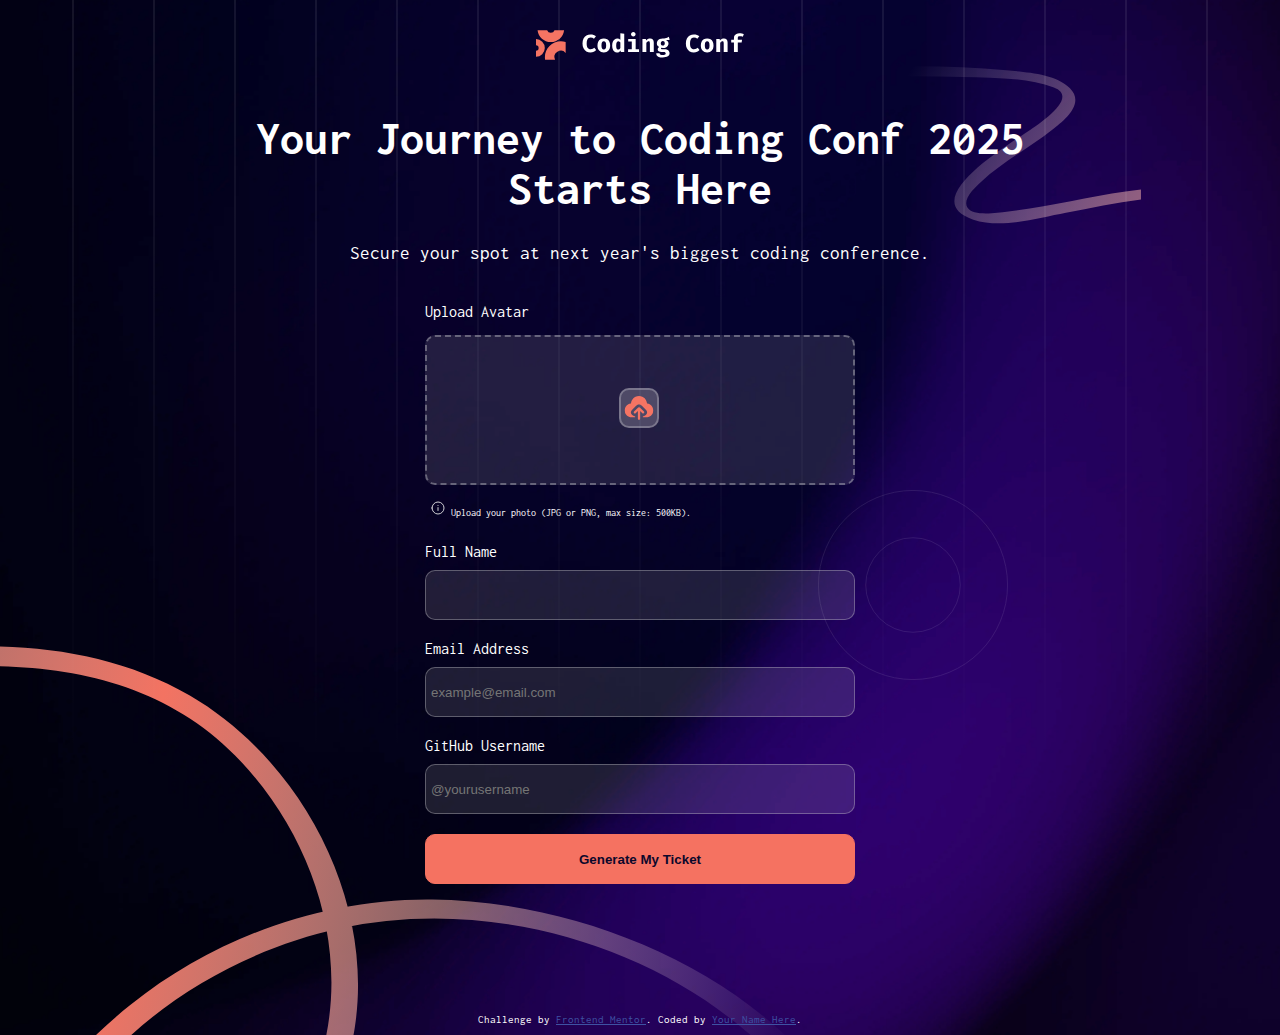
<file: index.html>
<!DOCTYPE html>
<html lang="pt-br">

<head>
  <meta charset="UTF-8">
  <meta name="viewport" content="width=device-width, initial-scale=1.0">
  <link rel="icon" type="image/png" sizes="32x32" href="./assets/images/favicon-32x32.png">
  <title>Frontend Mentor | Conference ticket generator</title>
  <link rel="stylesheet" href="style.css" media="all">
  <link rel="stylesheet" href="media-query.css">
</head>

<body>
  <div class="">
    <header>
      <img src="assets/images/logo-full.svg" alt="logo">
      <div class="apresentacao">
        <h1>Your Journey to Coding Conf 2025 Starts Here</h1>
        <p>Secure your spot at next year's biggest coding conference.</p>
      </div>
    </header>

    <main>
      <p>Upload Avatar</p>
      <div class="upload">
        <div id="imageContainer">
          <img src="assets/images/icon-upload.svg" alt="upload" id="iup">
          <input type="button" value="Remove Image" id="rpos">
          <input type="button" value="Change Image" id="cpos">
        </div>
        <input type="file" name="uImg" id="uploadImage" accept="image/*" multiple>
      </div>
      <p id="orientacao">Upload your photo (JPG or PNG, max size: 500KB).</p>
      <p id="erroVazio">Select an image to continue.</p>
      <p id="erroTamanho">File too large. Please upload a photo under 500KB.</p>
      <form>
        <div class="formulario">
          <label for="txtn">Full Name</label>
          <input type="text" name="txtn" id="txtn">
          <p class="erroNome">Please enter a valid name.</p>
          <label for="txte">Email Address</label>
          <input type="text" name="txte" id="txte" placeholder="example@email.com">
          <p class="erroEmail">Please enter a valid Email address.</p>
          <label for="txtg">GitHub Username</label>
          <input type="text" name="txtg" id="txtg" placeholder="@yourusername">
          <p class="erroGit">Please enter a valid Github address.</p>
          <input type="button" value="Generate My Ticket" id="btt">
        </div>
      </form>
    </main>
    <!-- Generated tickets ends -->
    <footer>
      <div class="attribution">
        Challenge by <a href="https://www.frontendmentor.io?ref=challenge">Frontend Mentor</a>.
        Coded by <a href="#">Your Name Here</a>.
      </div>
    </footer>
  </div>
  <script src="script.js"></script>
</body>

</html>
</file>
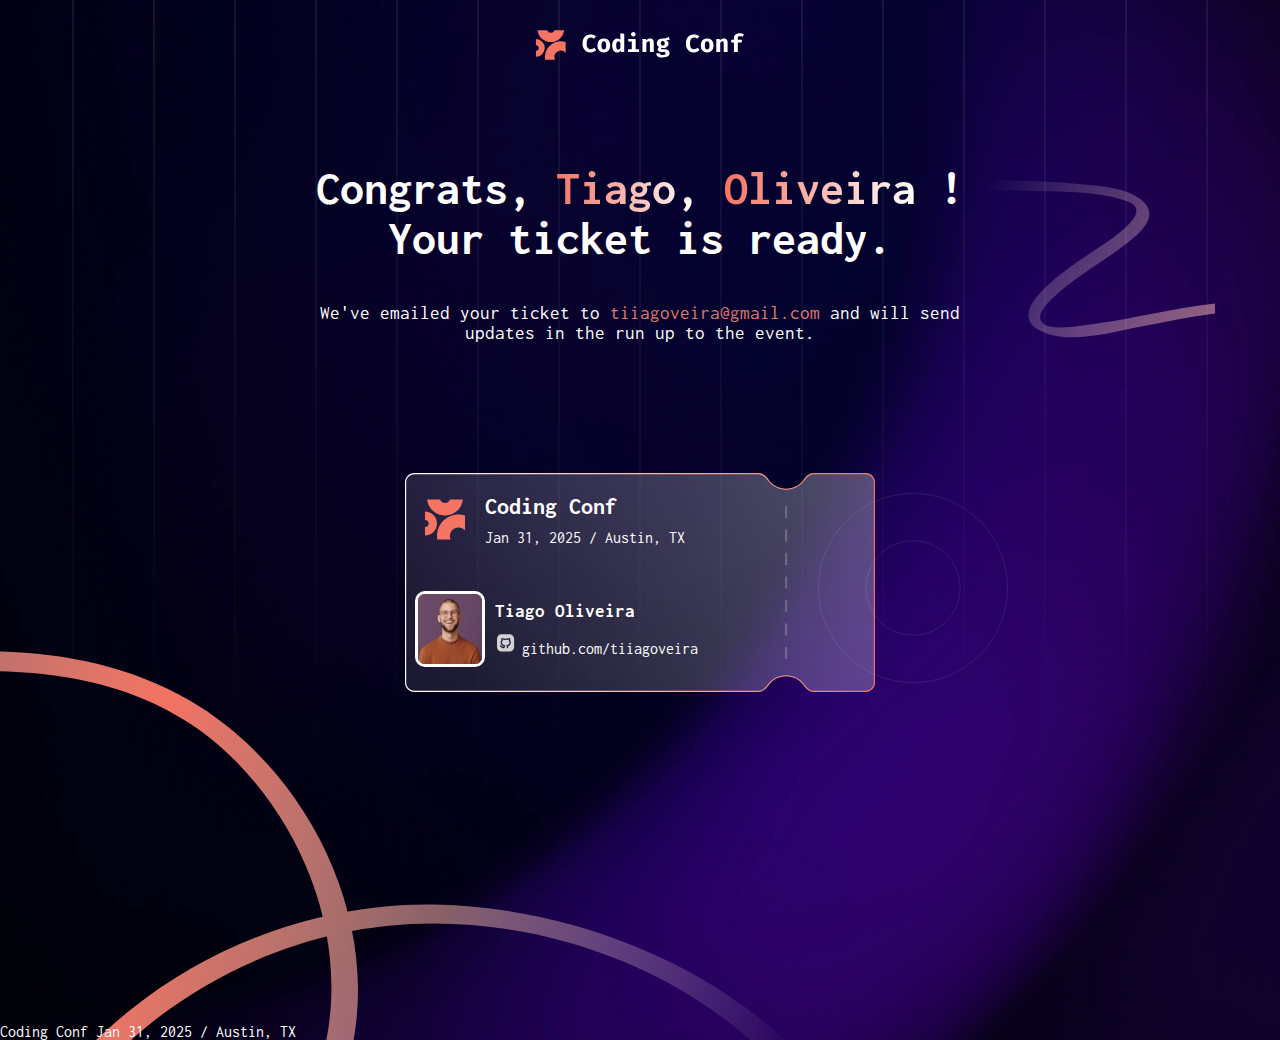
<file: ticket.html>
<!DOCTYPE html>
<html lang="pt-br">

<head>
    <meta charset="UTF-8">
    <meta name="viewport" content="width=device-width, initial-scale=1.0">
    <link rel="icon" type="image/png" sizes="32x32" href="./assets/images/favicon-32x32.png">
    <link rel="stylesheet" href="styleticket.css" media="all">
    <link rel="stylesheet" href="media-queryticket.css">
    <title>Document</title>
</head>

<body>
    <header>
        <img src="assets/images/logo-full.svg" alt="logo">
        <div class="apresentacao">
            <h1>Congrats, <span>Tiago,</span> <span>Oliveira</span> ! Your ticket is ready.</h1>
            <p>We've emailed your ticket to <span>tiiagoveira@gmail.com</span> and will send updates in the run up to the event.</p>
        </div>
    </header>

    <main>
        <section class="coding">
            <img src="assets/images/logo-mark.svg" alt="logo-mark">
            <div>
                <h2>Coding Conf</h2>
                <p>Jan 31, 2025 / Austin, TX</p>
            </div>
        </section>

        <section class="person">
            <img src="assets/images/image-avatar.jpg" alt="img-person">
            <div>
                <h3>Tiago Oliveira</h3>
                <p>github.com/tiiagoveira</p>
            </div>
        </section>
    </main>


    Coding Conf
    Jan 31, 2025 / Austin, TX
</body>

</html>
</file>
<file: style.css>
@charset "UTF-8";

@font-face {
    font-family: 'Inconsolata';
    src: url(assets/fonts/Inconsolata-VariableFont_wdth\,wght.ttf);
}

* {
    box-sizing: border-box;
    margin: 0px;
    padding: 0px;
}

html,
body {
    color: white;
    font-family: 'Inconsolata';
    background: url(assets/images/pattern-lines.svg), url(assets/images/pattern-squiggly-line-top.svg), url(assets/images/pattern-circle.svg), url(assets/images/pattern-squiggly-line-bottom-mobile-tablet.svg), url(assets/images/background-mobile.png);
    background-repeat: no-repeat;
    background-size: 160vh, 20%, 20%, 75%, cover;
    background-position: left top, 90% 2%, 110% 60%, left bottom;
}

header {
    text-align: center;
}

header>img {
    margin-top: 30px;
}

header>div.apresentacao {
    text-align: center;
    padding: 10px;
}

header>div.apresentacao>h1 {
    margin: 10px;
    padding: 10px;
}

header>div.apresentacao>p {
    margin: 10px;
    padding: 10px;
}

main {
    width: 450px;
    overflow: hidden;
    padding: 10px;
    margin: auto;
}

div.upload {
    width: 100%;
    height: 150px;
    margin: 15px 0px;
    
}

div.upload>div#imageContainer {
    padding: 7px 0px;
    display: block;
    text-align: center;
    background-color: hsla(252, 6%, 83%, 0.137);
    border: 2px dashed hsla(252, 6%, 83%, 0.397);
    border-radius: 10px;
    height: 100%;
    position: relative;
}

div.upload>div#imageContainer:hover {
    background-color: hsla(252, 6%, 83%, 0.26);
    cursor: pointer;
}

div.upload>div#imageContainer>img {
    background-color: hsla(252, 6%, 83%, 0.247);
    border: 2px solid hsla(252, 6%, 83%, 0.336);
    border-radius: 10px;
    width: 40px; 
    position: absolute;     
    top: 35%;
    left: 45%;
}

div.upload>input#uploadImage {
    display: none;
}


div.upload>div#imageContainer>input#rpos {
    margin: 10px 5px;
    background-color: hsla(252, 6%, 83%, 0.247);
    color: white;
    border: 1px solid hsla(252, 6%, 83%, 0.247);
    border-radius: 5px;
    height: 27px;
    padding: 5px;
    position: absolute;
    top: 65%;
    left: 23%;
    display: none;
}

div.upload>div#imageContainer>input#rpos:hover {
    cursor: pointer;
    background-color: hsla(252, 6%, 83%, 0.418);
    text-decoration: underline;
}

div.upload>div#imageContainer>input#cpos {
    margin: 10px 5px;
    background-color: hsla(252, 6%, 83%, 0.247);
    color: white;
    border: 1px solid hsla(252, 6%, 83%, 0.247);
    border-radius: 5px;
    height: 27px;
    padding: 5px;
    position: absolute;
    top: 65%;
    left: 49%;
    display: none;
}

div.upload>div#imageContainer>input#cpos:hover {
    cursor: pointer;
    background-color: hsla(252, 6%, 83%, 0.418);
    text-decoration: underline;
}


div.upload>label>img {
    position: absolute;
    top: 40%;
    left: 48%;
}

div.upload>p {
    text-align: center;
    position: relative;
    top: 50%;
}

main>p#orientacao, #erroVazio, #erroTamanho {
    margin-bottom: 25px;
    font-size: 0.6em;
    position: relative;
    top: 30%;
}

main>p#orientacao::before , #erroVazio::before, #erroTamanho::before{
    content: url(assets/images/icon-info.svg);
    padding: 5px;

}

main>p#erroVazio {
    display: none;
}

main>p#erroTamanho {
    display: none;
}

div.formulario {
    margin: 20px 0px;
    color: white;    
}

div.formulario>label {
    text-align: left;
}

div.formulario>input {
    background-color: hsla(252, 6%, 83%, 0.137);
    color: white;
    margin: 10px 0px 10px;
    display: block;
    width: 100%;
    height: 50px;
    padding: 5px;
    border-radius: 10px;
    border: 1px solid hsla(252, 6%, 83%, 0.356);
    margin-bottom: 20px;
}

div.formulario>input:hover {
    background-color: hsla(252, 6%, 83%, 0.26);
    cursor: pointer;
}

div.formulario>input:focus-within {
    border: hsl(0, 0%, 100%);
    background-color: hsla(252, 6%, 83%, 0.137);
    color: white;
}

div.formulario>input#btt {
    background-color: hsl(7, 88%, 67%);
    color: hsl(248, 70%, 10%);
    width: 100%;
    height: 50px;
    font-weight: bold;
    padding: 5px;
    border-radius: 10px;
    border: 1px solid hsl(7, 88%, 67%);
    cursor: pointer;
}

div.formulario>input#btt:hover {
    background-color: hsl(7, 84%, 63%);
    box-shadow: 3px 3px 7px rgba(0, 0, 0, 0.589);
}

form>div.formulario>p{
    color: hsl(7, 84%, 63%);
    margin-bottom: 25px;
    font-size: 0.6em;
    display: none;
    
}

form>div.formulario>p::before {
    content: url(assets/images/icon-info.svg);
    padding: 5px;
    color: hsl(7, 84%, 63%);
}

.attribution {
    font-size: 11px;
    text-align: center;
    padding: 10px;
    margin-top: 90px;
}

.attribution a {
    color: hsl(228, 45%, 44%);
}
</file>
<file: media-query.css>
@charset "UTF-8";

@media screen and (min-width: 720px) {

    html,
    body {
        background: url(assets/images/pattern-lines.svg), url(assets/images/pattern-squiggly-line-top.svg), url(assets/images/pattern-circle.svg), url(assets/images/pattern-squiggly-line-bottom-desktop.svg), url(assets/images/background-desktop.png);
        background-repeat: no-repeat, no-repeat, no-repeat, no-repeat, no-repeat;
        background-size: auto, 350px, 190px, auto, cover;
        background-position: center top, 85% 7%, 75% 58%, left bottom;
    }

    header {
        width: 70%;
        margin: auto;
    }

    header>img {
        margin-bottom: 20px;
    }

    header>div.apresentacao>h1 {
        font-size: 3em;
        margin: 10px;
        padding: 10px;
    }

    header>div.apresentacao>p {
        font-size: 1.2em
    }

    main {
        margin: auto;
    }

}

@media screen and (min-width: 1441px) {

    html,
    body {
        background-repeat: repeat-x, no-repeat, no-repeat, no-repeat, no-repeat;
    }

    header {
        width: 40%;
        margin: auto;
    }
}
</file>
<file: styleticket.css>
@charset "UTF-8";

@font-face {
    font-family: 'Inconsolata';
    src: url(assets/fonts/Inconsolata-VariableFont_wdth\,wght.ttf);
}

* {
    box-sizing: border-box;
    margin: 0px;
    padding: 0px;
}

html,
body {
    color: white;
    font-family: 'Inconsolata';
    background: url(assets/images/pattern-lines.svg), url(assets/images/pattern-squiggly-line-top.svg), url(assets/images/pattern-circle.svg), url(assets/images/pattern-squiggly-line-bottom-mobile-tablet.svg), url(assets/images/background-mobile.png);
    background-repeat: no-repeat;
    background-size: 160vh, 20%, 20%, 75%, cover;
    background-position: left top, 90% 4%, 110% 75%, left bottom;
}

header {
    text-align: center;
    margin: 10px;
    width: 450px;
}

header>img {
    margin-top: 50px;
}

header>div.apresentacao {
    text-align: center;
    padding: 10px;
    margin-top: 30px;
}

header>div.apresentacao>h1 {
    margin: 10px;
    padding: 10px;
}

header>div.apresentacao>h1>span {
    background-image: linear-gradient(to right, hsl(7, 86%, 67%), hsl(0, 0%, 100%));
    background-clip: text;
    -webkit-background-clip: text;
    color: transparent;
}

header>div.apresentacao>p {
    margin: 10px;
    padding: 10px;
}

header>div.apresentacao>p>span {
    color: hsl(7, 65%, 65%);
}

main {
    width: 470px;  
    height: 250px;
    background-image: url(assets/images/pattern-ticket.svg);
    background-repeat: no-repeat;
    background-size: 100%;
    overflow: hidden;
    padding: 10px;
    margin: 60px auto 300px;
}

.coding {
    display: flex;
    justify-content: flex-start;
    margin-bottom: 20px;
}

.coding>img, .coding>div {
    padding: 10px;
}

.coding>div>p {
    padding-top: 10px;
}

.person {
    display: flex;
    justify-content: flex-start;
}

.person>img {
    border: 3px solid white;
    width: 70px;
    border-radius: 10px;
    margin-top: 15px;
}

.person>div {
    padding: 10px;
    margin-top: 15px;
}

.person>div>p {
    padding-top: 10px;
}

.person>div>p::before {
    content: url(assets/images/icon-github.svg);
    padding-right: 5px;
}

.attribution {
    font-size: 11px;
    text-align: center;
    padding: 10px;
    margin-top: 90px;
}

.attribution a {
    color: hsl(228, 45%, 44%);
}
</file>
<file: media-queryticket.css>
@charset "UTF-8";

@media screen and (min-width: 720px) {

    html,
    body {
        background: url(assets/images/pattern-lines.svg), url(assets/images/pattern-squiggly-line-top.svg), url(assets/images/pattern-circle.svg), url(assets/images/pattern-squiggly-line-bottom-desktop.svg), url(assets/images/background-desktop.png);
        background-repeat: no-repeat, no-repeat, no-repeat, no-repeat, no-repeat;
        background-size: auto, 350px, 190px, auto, cover;
        background-position: center top, 93% 20%, 75% 58%, 0% 100%;
    }

    header {
        width: 60%;
        margin: auto;
    }

    header>img {
        margin: 30px;
    }

    header>div.apresentacao>h1 {
        font-size: 3em;
        margin: 20px;
        padding: 10px;
    }

    header>div.apresentacao>p {
        font-size: 1.2em;
        margin-bottom: 50px;
    }

}

@media screen and (min-width: 1441px) {

    html,
    body {
        background-repeat: repeat-x, no-repeat, no-repeat, no-repeat, no-repeat;
    }

    header {
        width: 40%;
        margin: auto;
    }
}
</file>
